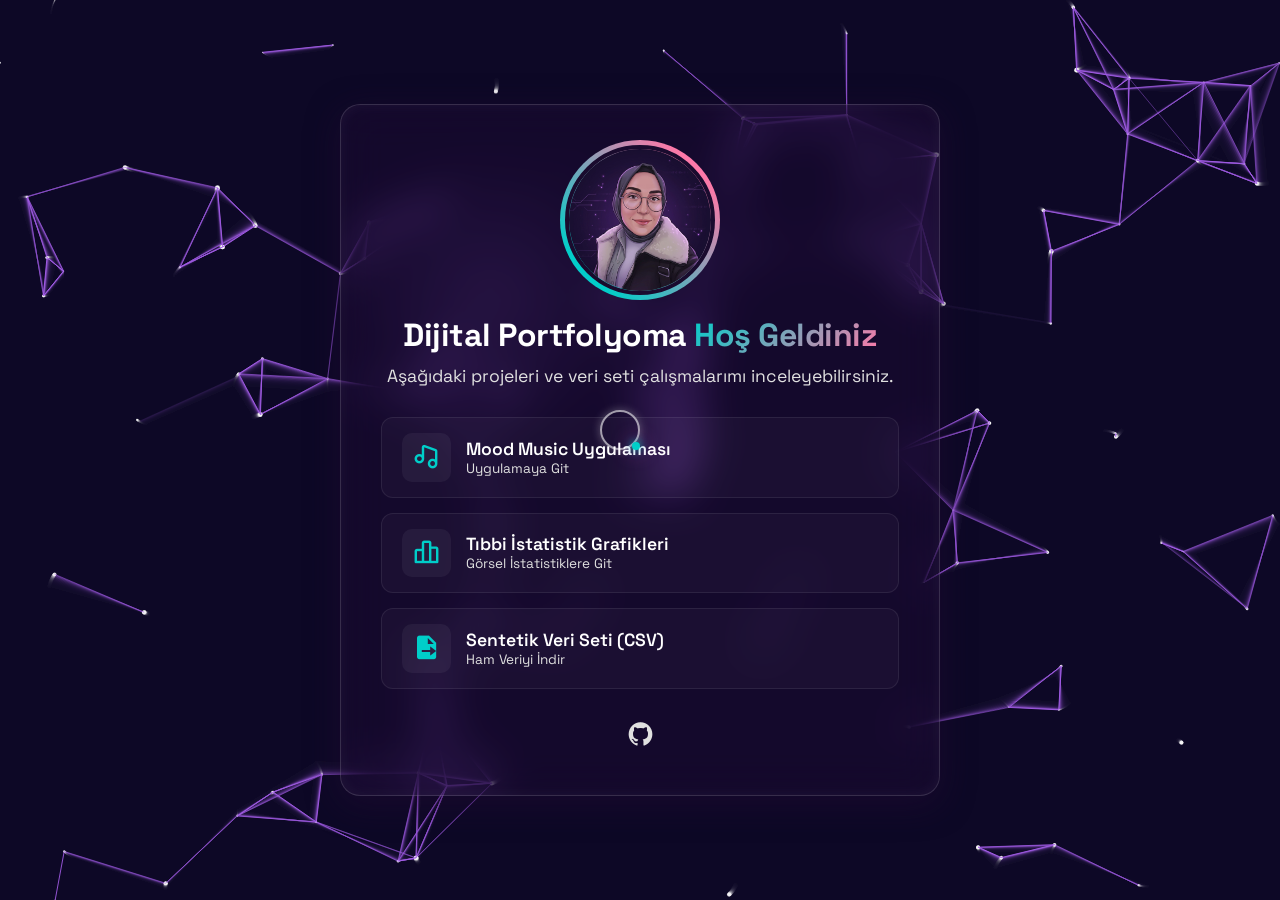
<file: index.html>
<!DOCTYPE html>
<html lang="tr">
<head>
    <meta charset="UTF-8">
    <meta name="viewport" content="width=device-width, initial-scale=1.0">
    <title>Geliştirici Portfolyosu</title>
    <link rel="stylesheet" href="portfolio.css">
    <link href="https://fonts.googleapis.com/css2?family=Space+Grotesk:wght@300;400;500;600;700&display=swap" rel="stylesheet">
    <link href='https://unpkg.com/boxicons@2.1.4/css/boxicons.min.css' rel='stylesheet'>
</head>
<body>
    <!-- Mouse effect canvas -->
    <canvas id="canvas"></canvas>

    <!-- Custom Cursor Elements -->
    <div class="cursor-dot" id="cursorDot"></div>
    <div class="cursor-ring" id="cursorRing"></div>

    <!-- Floating Particles Container (Bottom to Top) -->
    <div id="particles-container"></div>


    <!-- Main Container -->
    <div class="container">
        
        <!-- Glassmorphism Card -->
        <main class="glass-card">
            
            <!-- Circular Profile Picture -->
            <div class="profile-container">
                <div class="glow-ring"></div>
                <!-- Path to the image in the newly created folder -->
                <img src="github_profile.png" alt="Profil Fotoğrafı" class="profile-img">
            </div>

            <div class="header-text">
                <h1>Dijital Portfolyoma <span class="highlight">Hoş Geldiniz</span></h1>
                <p>Aşağıdaki projeleri ve veri seti çalışmalarımı inceleyebilirsiniz.</p>
            </div>

            <!-- Links Section (Görev Yönergelerine göre) -->
            <nav class="project-links">
                <!-- Task 2 (Mood Music) -->
                <a href="mood_music.html" class="glass-btn primary-btn">
                    <i class='bx bx-music' ></i>
                    <div class="btn-text">
                        <span>Mood Music Uygulaması</span>
                        <small>Uygulamaya Git</small>
                    </div>
                </a>

                <!-- Task 7 (Graphics) -->
                <a href="Figure_1.png" class="glass-btn secondary-btn" target="_blank">
                    <i class='bx bx-bar-chart-alt-2'></i>
                    <div class="btn-text">
                        <span>Tıbbi İstatistik Grafikleri</span>
                        <small>Görsel İstatistiklere Git</small>
                    </div>
                </a>

                <!-- Task 7 (CSV Dataset) -->
                <a href="veri.csv" class="glass-btn data-btn" download>
                    <i class='bx bxs-file-export' ></i>
                    <div class="btn-text">
                        <span>Sentetik Veri Seti (CSV)</span>
                        <small>Ham Veriyi İndir</small>
                    </div>
                </a>
                

            </nav>
            
            <footer class="social-footer">
                <a href="https://github.com/baserdilara94-ui" target="_blank" class="social-icon"><i class='bx bxl-github'></i></a>
            </footer>
        </main>
    </div>

    <!-- Mouse Tracking and Particle Effects -->
    <script src="portfolio.js"></script>
</body>
</html>
</file>
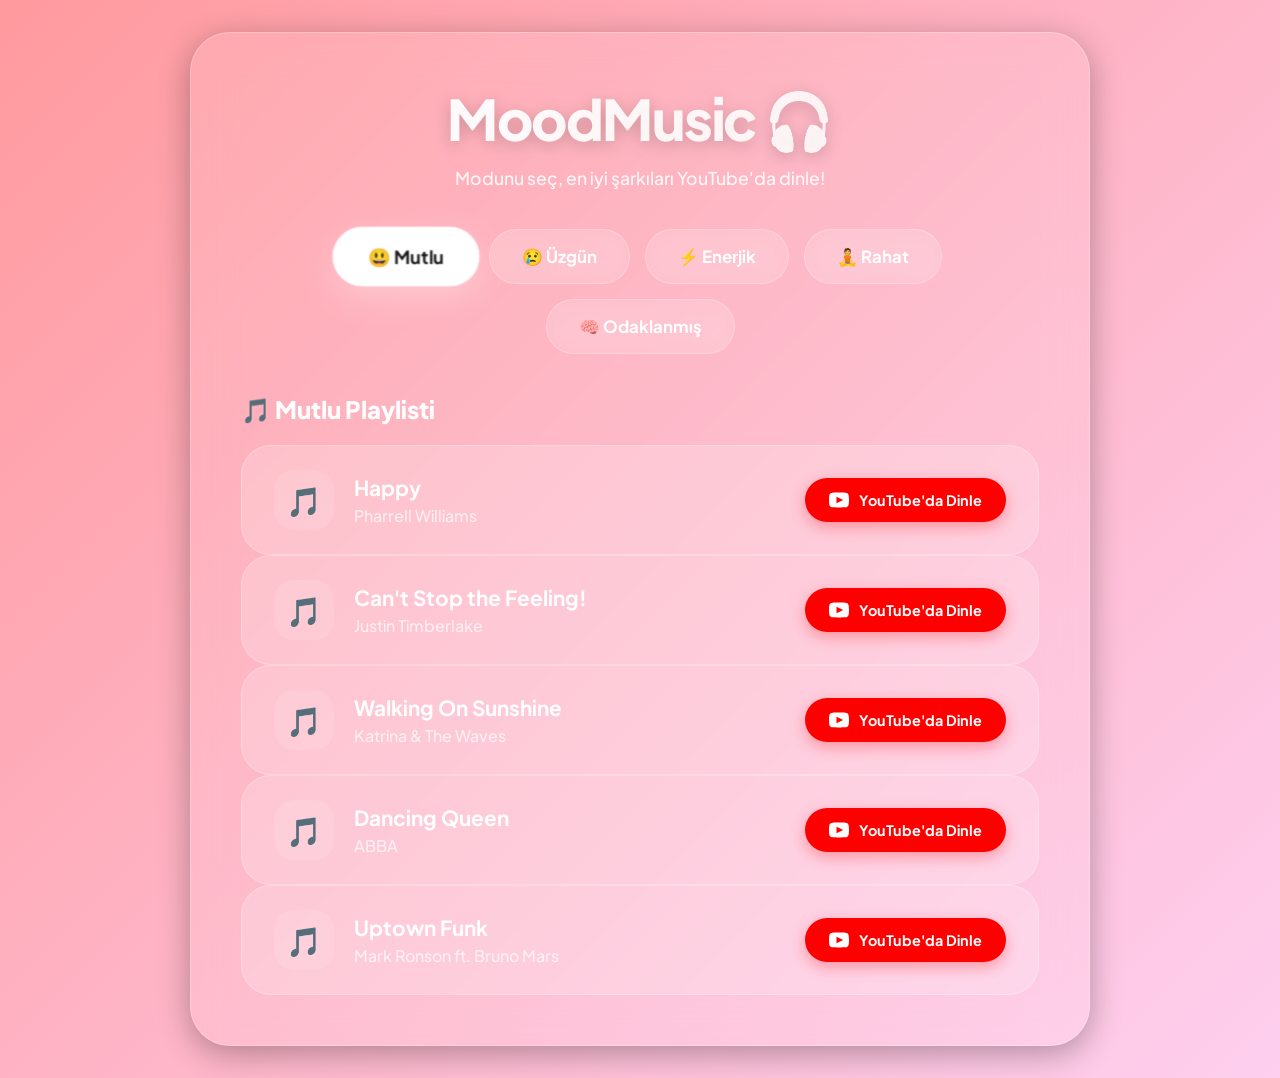
<file: mood_music.html>
<!DOCTYPE html>
<html lang="tr">
<head>
    <meta charset="UTF-8">
    <meta name="viewport" content="width=device-width, initial-scale=1.0">
    <title>MoodMusic 🎧 - Moduna Göre Müzik</title>
    <style>
        @import url('https://fonts.googleapis.com/css2?family=Plus+Jakarta+Sans:wght@300;400;500;600;700&display=swap');

        :root {
            --glass: rgba(255, 255, 255, 0.1);
            --glass-strong: rgba(255, 255, 255, 0.2);
            --glass-border: rgba(255, 255, 255, 0.25);
            --accent: #ff4757;
            --text: #ffffff;
            --shadow: 0 8px 32px 0 rgba(0, 0, 0, 0.3);
        }

        * {
            margin: 0;
            padding: 0;
            box-sizing: border-box;
            font-family: 'Plus Jakarta Sans', sans-serif;
        }

        body {
            min-height: 100vh;
            display: flex;
            justify-content: center;
            align-items: center;
            background: linear-gradient(135deg, #1a2a6c, #b21f1f, #fdbb2d);
            background-attachment: fixed;
            transition: background 1.2s cubic-bezier(0.4, 0, 0.2, 1);
            color: var(--text);
            padding: 2rem;
            overflow-x: hidden;
        }

        .container {
            width: 100%;
            max-width: 900px;
            background: var(--glass);
            backdrop-filter: blur(20px);
            -webkit-backdrop-filter: blur(20px);
            border: 1px solid var(--glass-border);
            border-radius: 40px;
            padding: 50px;
            box-shadow: var(--shadow);
            display: flex;
            flex-direction: column;
            gap: 40px;
            animation: fadeIn 0.8s ease-out;
        }

        @keyframes fadeIn {
            from { opacity: 0; transform: translateY(20px); }
            to { opacity: 1; transform: translateY(0); }
        }

        header {
            text-align: center;
        }

        h1 {
            font-weight: 800;
            font-size: 3.5rem;
            letter-spacing: -1.5px;
            margin-bottom: 12px;
            background: linear-gradient(to right, #ffffff, rgba(255,255,255,0.8));
            -webkit-background-clip: text;
            background-clip: text;
            -webkit-text-fill-color: transparent;
            filter: drop-shadow(0 4px 8px rgba(0,0,0,0.2));
        }

        .subtitle {
            font-size: 1.1rem;
            font-weight: 500;
            opacity: 0.9;
        }

        /* Mood Selector */
        .mood-selector {
            display: flex;
            justify-content: center;
            gap: 15px;
            flex-wrap: wrap;
        }

        .mood-btn {
            background: var(--glass);
            border: 1px solid var(--glass-border);
            padding: 16px 32px;
            border-radius: 100px;
            color: white;
            font-size: 1.05rem;
            font-weight: 700;
            cursor: pointer;
            transition: all 0.4s cubic-bezier(0.4, 0, 0.2, 1);
            display: flex;
            align-items: center;
            gap: 12px;
            backdrop-filter: blur(10px);
        }

        .mood-btn:hover {
            background: rgba(255, 255, 255, 0.25);
            transform: translateY(-5px);
            box-shadow: 0 10px 20px rgba(0,0,0,0.2);
        }

        .mood-btn.active {
            background: #ffffff;
            color: #1a1a1a;
            transform: scale(1.08);
            box-shadow: 0 10px 30px rgba(255,255,255,0.3);
            border-color: #ffffff;
        }

        /* Playlist Section */
        .playlist-wrapper {
            display: flex;
            flex-direction: column;
            gap: 20px;
        }

        .playlist-title {
            font-size: 1.5rem;
            font-weight: 800;
            display: flex;
            align-items: center;
            gap: 15px;
        }

        .song-card {
            background: var(--glass-strong);
            padding: 24px 32px;
            border-radius: 30px;
            border: 1px solid var(--glass-border);
            display: flex;
            justify-content: space-between;
            align-items: center;
            transition: all 0.3s ease;
            text-decoration: none;
            color: white;
        }

        .song-card:hover {
            background: rgba(255, 255, 255, 0.3);
            transform: translateX(10px);
            border-color: rgba(255,255,255,0.5);
        }

        .song-main {
            display: flex;
            align-items: center;
            gap: 20px;
        }

        .song-emoji {
            font-size: 1.8rem;
            background: rgba(255,255,255,0.1);
            width: 60px;
            height: 60px;
            display: flex;
            align-items: center;
            justify-content: center;
            border-radius: 20px;
        }

        .song-info {
            display: flex;
            flex-direction: column;
        }

        .song-title {
            font-size: 1.3rem;
            font-weight: 700;
            margin-bottom: 4px;
        }

        .song-artist {
            font-size: 1rem;
            opacity: 0.7;
            font-weight: 500;
        }

        .listen-btn {
            background: #ff0000; /* YouTube Red */
            padding: 12px 24px;
            border-radius: 50px;
            font-weight: 700;
            font-size: 0.9rem;
            display: flex;
            align-items: center;
            gap: 10px;
            box-shadow: 0 5px 15px rgba(255,0,0,0.3);
            transition: all 0.3s ease;
        }

        .song-card:hover .listen-btn {
            background: #ffffff;
            color: #ff0000;
            box-shadow: 0 5px 15px rgba(255,255,255,0.3);
        }

        .youtube-icon {
            width: 20px;
            height: 20px;
            fill: currentColor;
        }

        @media (max-width: 600px) {
            .container { padding: 30px 20px; }
            h1 { font-size: 2.5rem; }
            .song-card { flex-direction: column; align-items: flex-start; gap: 20px; }
            .listen-btn { width: 100%; justify-content: center; }
        }
    </style>
</head>
<body>

    <div class="container">
        <header>
            <h1>MoodMusic 🎧</h1>
            <div class="subtitle">Modunu seç, en iyi şarkıları YouTube'da dinle!</div>
        </header>

        <div class="mood-selector" id="mood-selector">
            <!-- Mood buttons -->
        </div>

        <div class="playlist-wrapper">
            <div class="playlist-title" id="current-mood-label">🎵 Playlist</div>
            <div id="playlist">
                <!-- Songs -->
            </div>
        </div>
    </div>

    <script>
        const musicData = {
            'mutlu': {
                name: 'Mutlu',
                emoji: '😃',
                gradient: 'linear-gradient(135deg, #FF9A9E 0%, #FECFEF 100%)',
                songs: [
                    { title: "Happy", artist: "Pharrell Williams", id: "y6Sxv-sUYtM" },
                    { title: "Can't Stop the Feeling!", artist: "Justin Timberlake", id: "ru0K8uYEZWw" },
                    { title: "Walking On Sunshine", artist: "Katrina & The Waves", id: "iPUmE-tne5U" },
                    { title: "Dancing Queen", artist: "ABBA", id: "xFrGuyw1V8s" },
                    { title: "Uptown Funk", artist: "Mark Ronson ft. Bruno Mars", id: "OPf0YbXqDm0" }
                ]
            },
            'uzgun': {
                name: 'Üzgün',
                emoji: '😢',
                gradient: 'linear-gradient(135deg, #667eea 0%, #764ba2 100%)',
                songs: [
                    { title: "Someone Like You", artist: "Adele", id: "hLQl3WQQoQ0" },
                    { title: "Fix You", artist: "Coldplay", id: "k4V3Mo61fJM" },
                    { title: "Someone You Loved", artist: "Lewis Capaldi", id: "zABLecsR5UE" },
                    { title: "when the party's over", artist: "Billie Eilish", id: "pbMwTqkKSps" },
                    { title: "Photograph", artist: "Ed Sheeran", id: "nSDgHBxUbVQ" }
                ]
            },
            'enerjik': {
                name: 'Enerjik',
                emoji: '⚡',
                gradient: 'linear-gradient(135deg, #f83600 0%, #f9d423 100%)',
                songs: [
                    { title: "Lose Yourself", artist: "Eminem", id: "xFYQQPAOz7Y" },
                    { title: "Eye of the Tiger", artist: "Survivor", id: "btPJPFnesV4" },
                    { title: "Don't Stop Me Now", artist: "Queen", id: "HgzGwKwLmgM" },
                    { title: "I Gotta Feeling", artist: "The Black Eyed Peas", id: "uSD4vsh1zDA" },
                    { title: "Thunderstruck", artist: "AC/DC", id: "n_GFN3a0yj0" }
                ]
            },
            'rahat': {
                name: 'Rahat',
                emoji: '🧘',
                gradient: 'linear-gradient(135deg, #43e97b 0%, #38f9d7 100%)',
                songs: [
                    { title: "Don't Know Why", artist: "Norah Jones", id: "tO4dxvguQDk" },
                    { title: "Only Time", artist: "Enya", id: "7wfYIMyS_dI" },
                    { title: "Better Together", artist: "Jack Johnson", id: "fqxNYjDFJUk" },
                    { title: "Sparks", artist: "Coldplay", id: "Ar48yzjn1PE" },
                    { title: "Gravity", artist: "John Mayer", id: "Fo4746XZgw8" }
                ]
            },
            'odaklanmis': {
                name: 'Odaklanmış',
                emoji: '🧠',
                gradient: 'linear-gradient(135deg, #09203f 0%, #537895 100%)',
                songs: [
                    { title: "lofi hip hop radio", artist: "Lofi Girl", id: "-FlxM_0S2lA" },
                    { title: "Time", artist: "Hans Zimmer", id: "c56t7upa8Bk" },
                    { title: "Nuvole Bianche", artist: "Ludovico Einaudi", id: "sR2W2scFS4Y" },
                    { title: "Sonata No. 11", artist: "Mozart", id: "FZ1mj9IaczQ" },
                    { title: "An Ending (Ascent)", artist: "Brian Eno", id: "OlaTeXX3uH8" }
                ]
            }
        };

        const moodSelector = document.getElementById('mood-selector');
        const playlist = document.getElementById('playlist');
        const moodLabel = document.getElementById('current-mood-label');

        let currentMoodId = 'mutlu';

        function init() {
            Object.keys(musicData).forEach(moodKey => {
                const data = musicData[moodKey];
                const btn = document.createElement('button');
                btn.className = `mood-btn ${moodKey === currentMoodId ? 'active' : ''}`;
                btn.innerHTML = `${data.emoji} ${data.name}`;
                btn.onclick = () => selectMood(moodKey);
                moodSelector.appendChild(btn);
            });

            selectMood(currentMoodId);
        }

        function selectMood(moodKey) {
            currentMoodId = moodKey;
            const data = musicData[moodKey];
            
            // Buttons
            document.querySelectorAll('.mood-btn').forEach((btn, i) => {
                const key = Object.keys(musicData)[i];
                if(key === moodKey) btn.classList.add('active');
                else btn.classList.remove('active');
            });

            // BG & UI
            document.body.style.background = data.gradient;
            moodLabel.innerHTML = `🎵 ${data.name} Playlisti`;

            // List
            playlist.innerHTML = '';
            data.songs.forEach(song => {
                const card = document.createElement('a');
                card.className = 'song-card';
                card.href = `https://www.youtube.com/watch?v=${song.id}`;
                card.target = '_blank';
                
                card.innerHTML = `
                    <div class="song-main">
                        <div class="song-emoji">🎵</div>
                        <div class="song-info">
                            <div class="song-title">${song.title}</div>
                            <div class="song-artist">${song.artist}</div>
                        </div>
                    </div>
                    <div class="listen-btn">
                        <svg class="youtube-icon" viewBox="0 0 24 24"><path d="M19.615 3.184c-3.604-.246-11.631-.245-15.23 0-3.897.266-4.356 2.62-4.385 8.816.029 6.185.484 8.549 4.385 8.816 3.6.245 11.626.246 15.23 0 3.897-.266 4.356-2.62 4.385-8.816-.029-6.185-.484-8.549-4.385-8.816zm-10.615 12.816v-8l8 3.993-8 4.007z"/></svg>
                        YouTube'da Dinle
                    </div>
                `;
                playlist.appendChild(card);
            });
        }

        window.onload = init;
    </script>
</body>
</html>
</file>
<file: portfolio.css>
/* General Reset & Variables */
:root {
  --galaxy-dark: #1a0b2e;
  --galaxy-mid: #4a148c;
  --galaxy-purple: #7b1fa2;
  --neon-purple: #e056fd;
  --neon-blue: #00cec9;
  --neon-pink: #fd79a8;
  --text-primary: #ffffff;
  --text-secondary: #e0e0e0;
  
  --glass-bg: rgba(255, 255, 255, 0.05);
  --glass-border: rgba(255, 255, 255, 0.1);
  --glass-shadow: 0 8px 32px 0 rgba(0, 0, 0, 0.37);
}

* {
  margin: 0;
  padding: 0;
  box-sizing: border-box;
  cursor: none; /* Hide default cursor */
}

a, button, img {
  cursor: none; /* Explicitly hide it on clickable elements */
}

body {
  font-family: 'Space Grotesk', sans-serif;
  color: var(--text-primary);
  background: linear-gradient(to right, var(--galaxy-dark), var(--galaxy-mid), var(--galaxy-purple));
  background-size: 400% 400%;
  animation: gradientBG 15s ease infinite;
  min-height: 100vh;
  display: flex;
  align-items: center;
  justify-content: center;
  overflow: hidden;
  position: relative;
}

@keyframes gradientBG {
  0% { background-position: 0% 50%; }
  50% { background-position: 100% 50%; }
  100% { background-position: 0% 50%; }
}

/* Canvas for background particles */
#canvas {
  position: absolute;
  top: 0;
  left: 0;
  width: 100%;
  height: 100%;
  z-index: 0;
}

.container {
  position: relative;
  z-index: 10;
  display: flex;
  align-items: center;
  justify-content: center;
  width: 100%;
  padding: 20px;
}

/* Glassmorphism Styles */
.glass-card {
  background: rgba(45, 15, 65, 0.25);
  backdrop-filter: blur(20px);
  -webkit-backdrop-filter: blur(20px);
  border: 1px solid rgba(255, 255, 255, 0.15);
  box-shadow: 0 8px 32px 0 rgba(31, 10, 50, 0.6), inset 0 0 15px rgba(255, 255, 255, 0.05);
  border-radius: 20px;
  padding: 40px;
  width: 100%;
  max-width: 600px;
  text-align: center;
  position: relative;
  overflow: hidden;
  transition: transform 0.4s ease, box-shadow 0.4s ease;
}

.glass-card:hover {
  transform: translateY(-8px);
  box-shadow: 0 15px 45px 0 rgba(31, 10, 50, 0.8), inset 0 0 20px rgba(255, 255, 255, 0.1);
}

.profile-container {
  position: relative;
  width: 150px;
  height: 150px;
  margin: 0 auto 20px;
}

.glow-ring {
  position: absolute;
  top: -5px; left: -5px; right: -5px; bottom: -5px;
  border-radius: 50%;
  background: linear-gradient(45deg, var(--neon-purple), var(--neon-blue), var(--neon-pink), var(--neon-purple));
  background-size: 200% 200%;
  animation: rotateGlow 5s linear infinite;
  z-index: 1;
}

@keyframes rotateGlow {
  0% { transform: rotate(0deg); }
  100% { transform: rotate(360deg); }
}

.profile-img {
  width: 100%;
  height: 100%;
  border-radius: 50%;
  object-fit: cover;
  position: relative;
  z-index: 2;
  border: 4px solid var(--galaxy-dark);
  transition: transform 0.4s cubic-bezier(0.175, 0.885, 0.32, 1.275), box-shadow 0.4s ease;
}

.profile-container:hover .profile-img {
  transform: scale(1.15);
  box-shadow: 0 0 25px var(--neon-purple);
}

.header-text h1 {
  font-size: 2rem;
  margin-bottom: 10px;
  font-weight: 700;
  letter-spacing: -0.5px;
}

.highlight {
  background: linear-gradient(135deg, var(--neon-blue), var(--neon-pink));
  -webkit-background-clip: text;
  background-clip: text;
  -webkit-text-fill-color: transparent;
}

.header-text p {
  color: var(--text-secondary);
  font-size: 1.1rem;
  margin-bottom: 30px;
}

.project-links {
  display: flex;
  flex-direction: column;
  gap: 15px;
}

.glass-btn {
  background: rgba(255, 255, 255, 0.03);
  border: 1px solid rgba(255,255,255,0.08);
  border-radius: 12px;
  padding: 15px 20px;
  display: flex;
  align-items: center;
  gap: 15px;
  text-decoration: none;
  color: var(--text-primary);
  transition: all 0.3s ease;
  overflow: hidden;
  position: relative;
}

.glass-btn i {
  font-size: 1.8rem;
  color: var(--neon-blue);
  background: rgba(255,255,255,0.05);
  padding: 10px;
  border-radius: 10px;
  transition: all 0.3s;
}

.glass-btn .btn-text {
  display: flex;
  flex-direction: column;
  align-items: flex-start;
}

.btn-text span {
  font-weight: 600;
  font-size: 1.1rem;
}

.btn-text small {
  color: var(--text-secondary);
  font-size: 0.85rem;
}

/* Button Hover Effects */
.glass-btn:hover {
  background: rgba(255,255,255,0.1);
  transform: translateX(10px);
  border-color: rgba(255,255,255,0.2);
}

.primary-btn:hover i { color: var(--neon-pink); box-shadow: 0 0 15px var(--neon-pink); }
.secondary-btn:hover i { color: var(--neon-blue); box-shadow: 0 0 15px var(--neon-blue); }
.data-btn:hover i { color: #2ecc71; box-shadow: 0 0 15px #2ecc71; }
.notebook-btn:hover i { color: #f1c40f; box-shadow: 0 0 15px #f1c40f; }

.social-footer {
  margin-top: 30px;
  display: flex;
  justify-content: center;
  gap: 15px;
}

.social-icon {
  font-size: 1.8rem;
  color: var(--text-secondary);
  transition: color 0.3s;
}

.social-icon:hover {
  color: var(--neon-blue);
}

/* Mouse Glow Effect Attached via JS Element */
.mouse-glow {
  position: fixed;
  width: 300px;
  height: 300px;
  background: radial-gradient(circle, rgba(165, 94, 234, 0.15) 0%, transparent 70%);
  border-radius: 50%;
  pointer-events: none;
  z-index: 5;
  transform: translate(-50%, -50%);
  mix-blend-mode: screen; 
}

/* --- Custom Cursor --- */
.cursor-dot {
  position: fixed;
  width: 8px;
  height: 8px;
  background-color: var(--neon-blue);
  border-radius: 50%;
  pointer-events: none;
  z-index: 9999;
  transform: translate(-50%, -50%);
  box-shadow: 0 0 10px var(--neon-blue), 0 0 20px var(--neon-purple);
}

.cursor-ring {
  position: fixed;
  width: 40px;
  height: 40px;
  border: 2px solid rgba(255, 255, 255, 0.6);
  border-radius: 50%;
  pointer-events: none;
  z-index: 9998;
  transform: translate(-50%, -50%);
  box-shadow: 0 0 10px rgba(255,255,255,0.3);
  transition: width 0.2s, height 0.2s, border-color 0.2s, background-color 0.2s;
}

.hovering-dot {
  opacity: 0;
}
.hovering-ring {
  width: 60px;
  height: 60px;
  border-color: var(--neon-pink);
  background-color: rgba(253, 121, 168, 0.1);
  backdrop-filter: blur(2px);
}

/* --- Floating Particles (Bottom to Top) --- */
#particles-container {
  position: fixed;
  top: 0;
  left: 0;
  width: 100%;
  height: 100%;
  pointer-events: none;
  z-index: 1; /* Below the glass card */
  overflow: hidden;
}

.floating-particle {
  position: absolute;
  bottom: -50px;
  width: 6px;
  height: 6px;
  background-color: rgba(255, 255, 255, 0.5);
  border-radius: 50%;
  box-shadow: 0 0 10px rgba(255, 255, 255, 0.8), 0 0 20px var(--neon-purple);
  animation: floatUp 15s linear infinite;
  opacity: 0;
}

@keyframes floatUp {
  0% { transform: translateY(0) scale(0.5); opacity: 0; }
  10% { opacity: 0.8; }
  90% { opacity: 0.8; }
  100% { transform: translateY(-120vh) scale(1.5); opacity: 0; }
}
</file>
